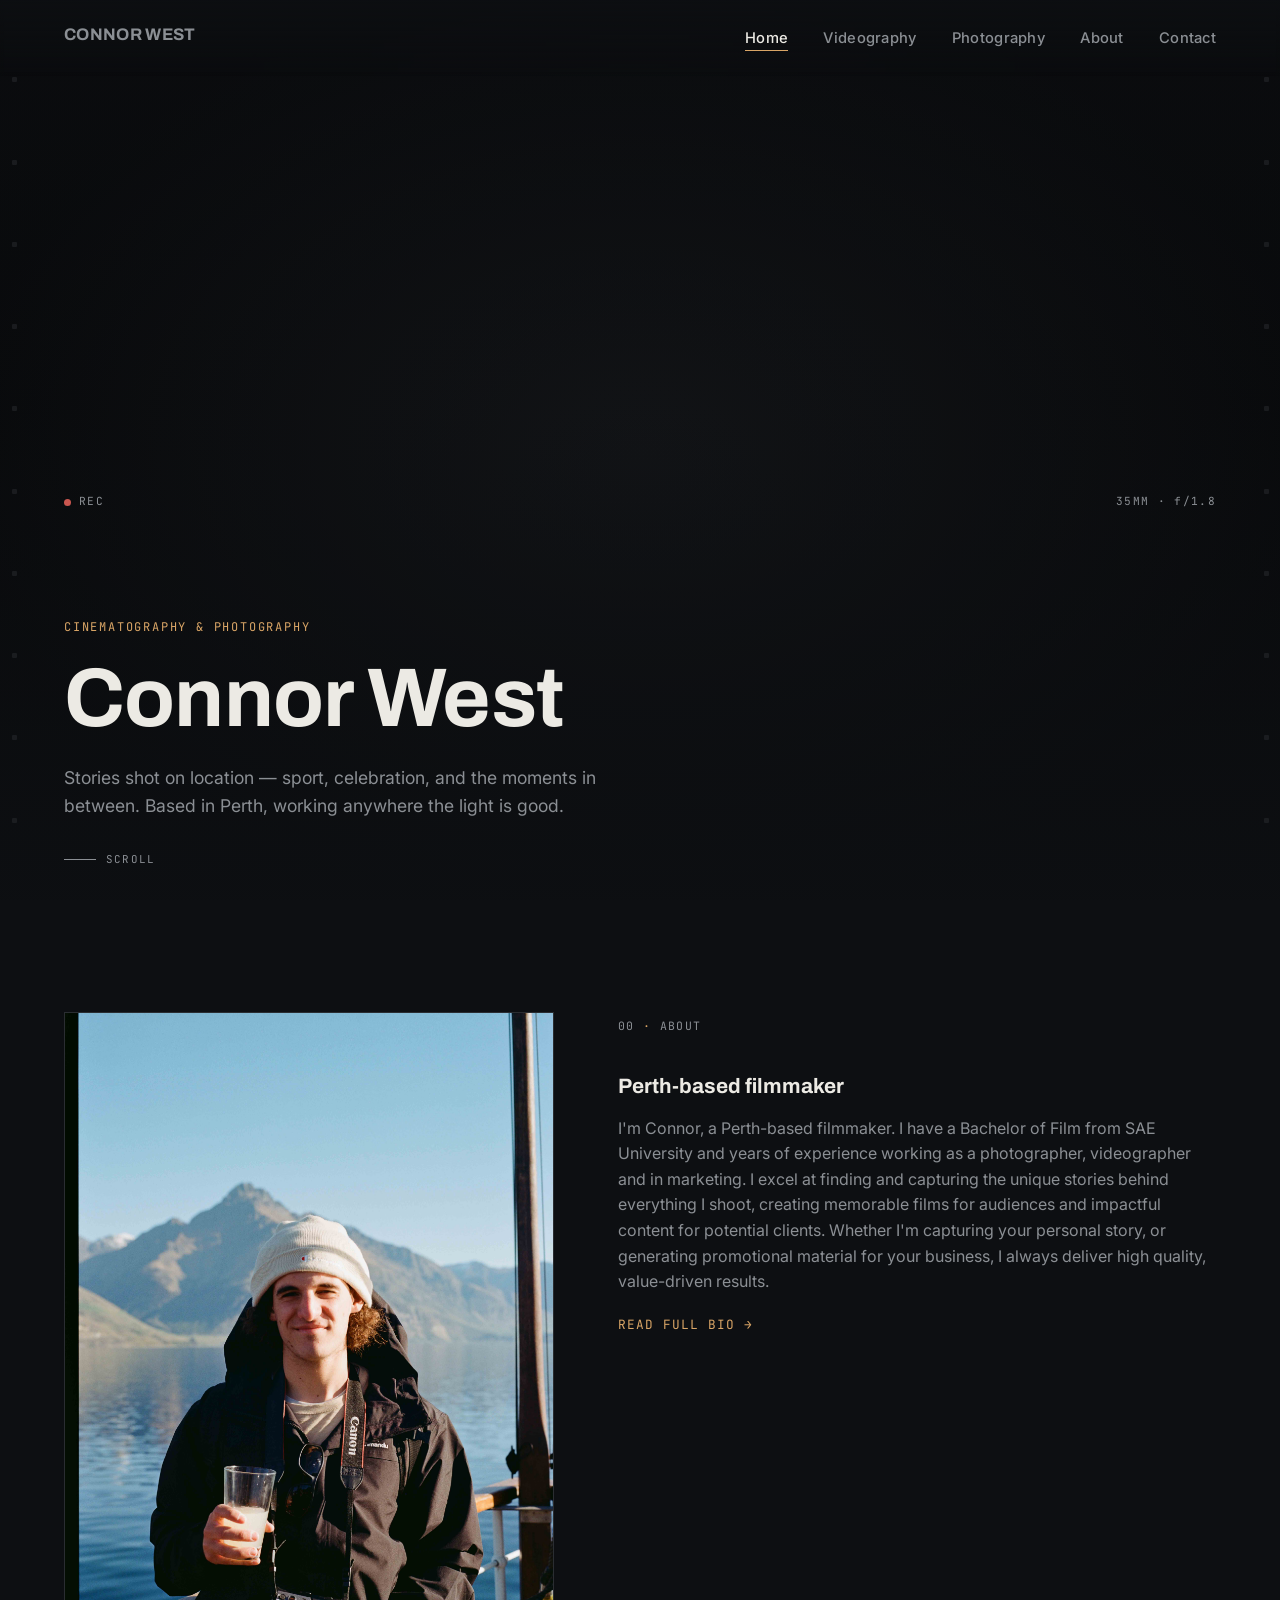
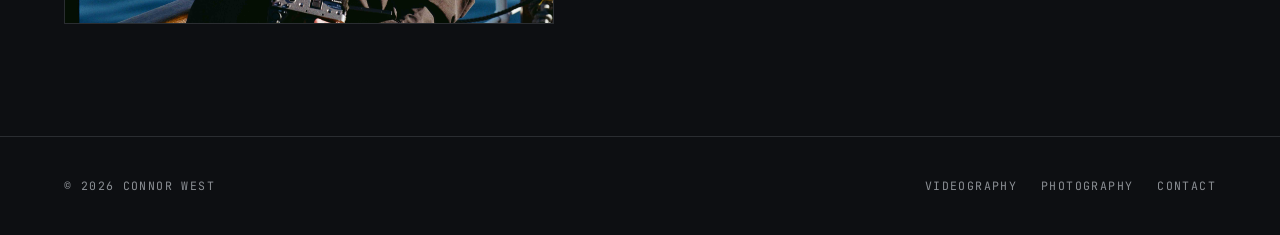
<file: index.html>
<!DOCTYPE html>
<html lang="en">
<head>
<meta charset="UTF-8">
<meta name="viewport" content="width=device-width, initial-scale=1.0">
<title>Connor West — Filmmaker &amp; Photographer</title>
<meta name="description" content="Portfolio of Connor West — cinematography and photography across sports, weddings, corporate, and live music.">
<link rel="preconnect" href="https://fonts.googleapis.com">
<link href="https://fonts.googleapis.com/css2?family=Anton&family=Archivo:wght@600;700;800&family=Inter:wght@400;500&family=JetBrains+Mono:wght@400;500&display=swap" rel="stylesheet">
<link rel="stylesheet" href="styles.css">
</head>
<body>

<div class="sprocket-rule left" aria-hidden="true">
  <span></span><span></span><span></span><span></span><span></span><span></span><span></span><span></span><span></span><span></span>
</div>
<div class="sprocket-rule right" aria-hidden="true">
  <span></span><span></span><span></span><span></span><span></span><span></span><span></span><span></span><span></span><span></span>
</div>

<nav class="site-nav">
  <a href="index.html" class="brand">CONNOR&nbsp;WEST</a>
  <button class="nav-toggle">MENU</button>
  <ul>
    <li><a href="index.html" class="active">Home</a></li>
    <li><a href="videography.html">Videography</a></li>
    <li><a href="photography.html">Photography</a></li>
    <li><a href="about.html">About</a></li>
    <li><a href="contact.html">Contact</a></li>
  </ul>
</nav>

<header class="hero">
  <!--
    TO ADD YOUR REEL: replace the div.hero-fallback below with:
    <video autoplay muted loop playsinline poster="images/hero-poster.jpg">
      <source src="videos/reel.mp4" type="video/mp4">
    </video>
  -->
  <div class="hero-fallback"></div>

  <div class="hero-hud">
    <span class="hud-corner"><span class="rec-dot"></span>REC</span>
    <span class="hud-corner">35MM · f/1.8</span>
  </div>

  <div class="hero-content">
    <span class="eyebrow">Cinematography &amp; Photography</span>
    <h1>Connor West</h1>
    <p>Stories shot on location — sport, celebration, and the moments in between. Based in Perth, working anywhere the light is good.</p>
  </div>

  <div class="scroll-cue"><span class="line"></span>SCROLL</div>
</header>

<section id="about-teaser">
  <div class="about-layout">
    <div class="about-photo">
      <img src="images/profile/profile.jpg" alt="Connor West">
    </div>
    <div class="about-copy">
      <span class="timecode">00 <span class="dot">·</span> About</span>
      <h3>Perth-based filmmaker</h3>
      <p>I'm Connor, a Perth-based filmmaker. I have a Bachelor of Film from SAE University and years of experience working as a photographer, videographer and in marketing. I excel at finding and capturing the unique stories behind everything I shoot, creating memorable films for audiences and impactful content for potential clients. Whether I'm capturing your personal story, or generating promotional material for your business, I always deliver high quality, value-driven results.</p>
      <p><a href="about.html" style="color: var(--color-accent); font-family: var(--font-mono); font-size: 0.8rem; letter-spacing: 0.08em;">READ FULL BIO →</a></p>
    </div>
  </div>
</section>

<footer>
  <span class="timecode">© 2026 Connor West</span>
  <span class="timecode">
    <a href="videography.html">Videography</a>
    <a href="photography.html">Photography</a>
    <a href="contact.html">Contact</a>
  </span>
</footer>

<script src="script.js"></script>
</body>
</html>
</file>
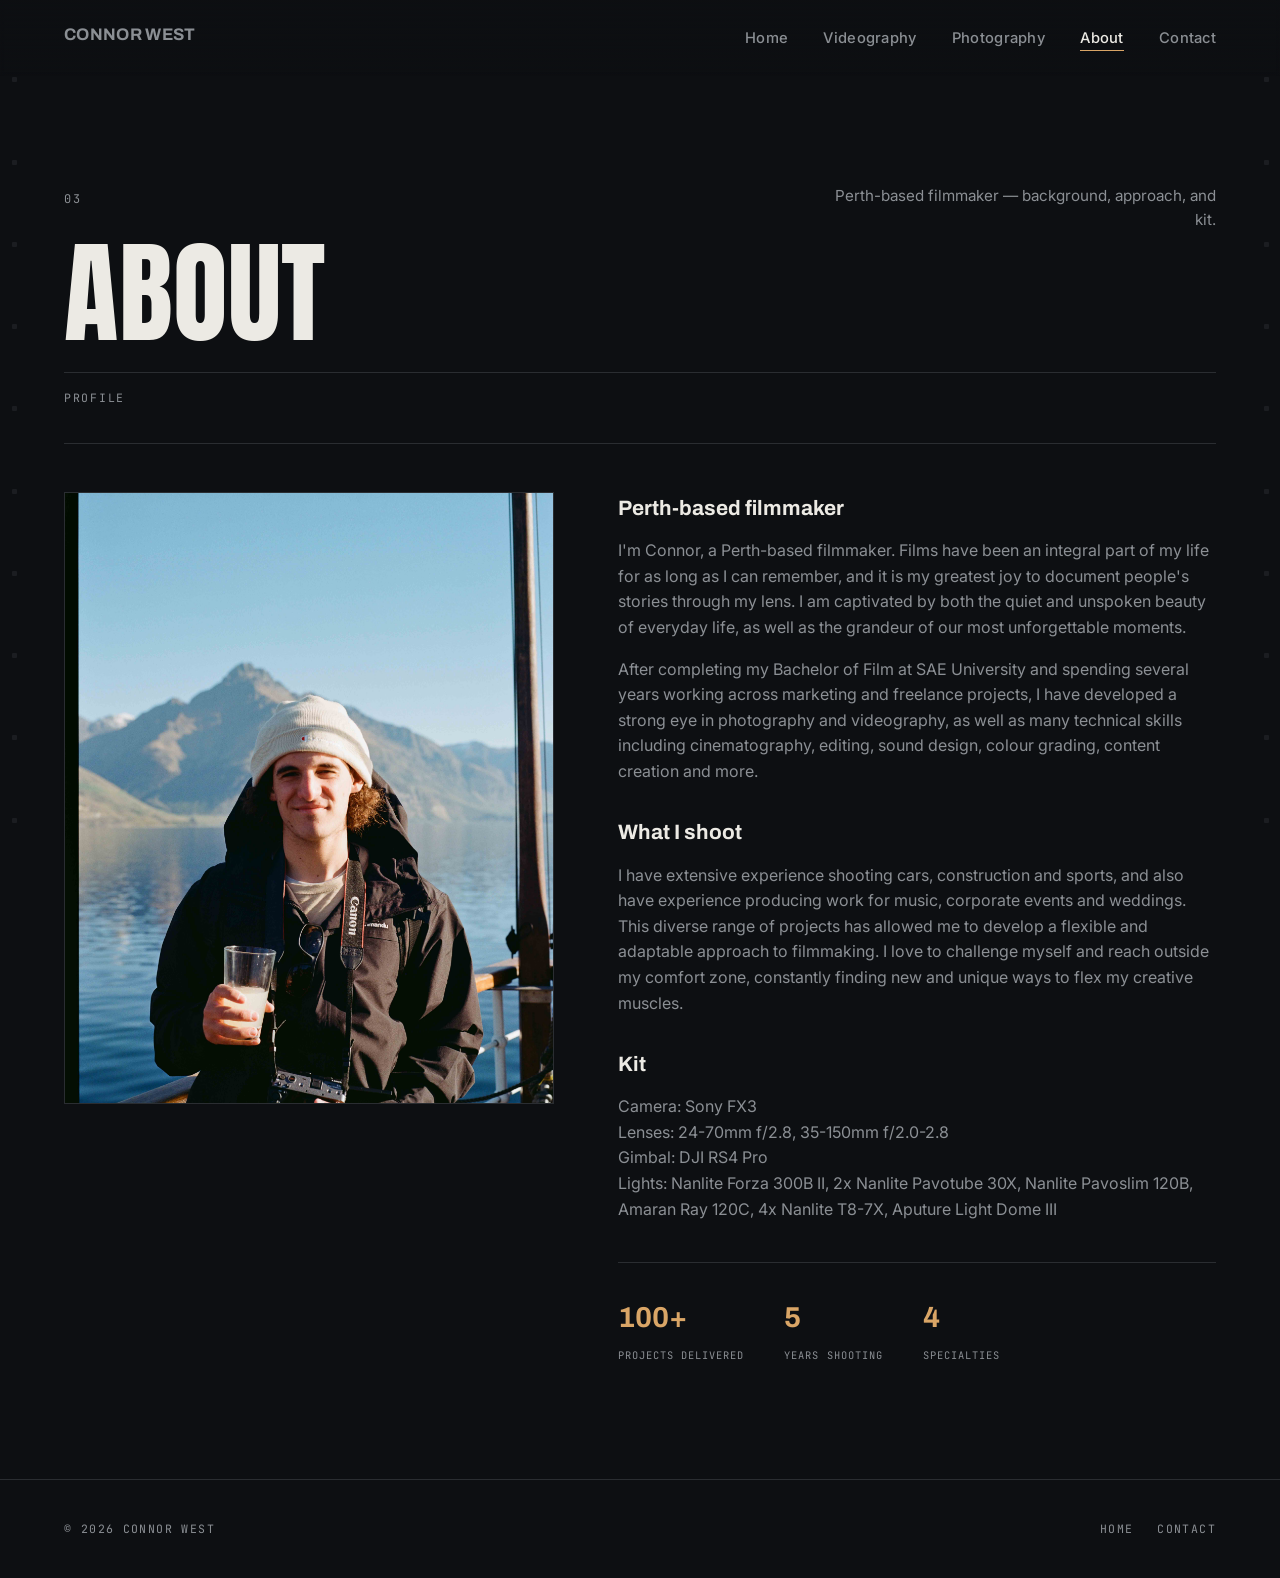
<file: about.html>
<!DOCTYPE html>
<html lang="en">
<head>
<meta charset="UTF-8">
<meta name="viewport" content="width=device-width, initial-scale=1.0">
<title>About — Connor West</title>
<link rel="preconnect" href="https://fonts.googleapis.com">
<link href="https://fonts.googleapis.com/css2?family=Anton&family=Archivo:wght@600;700;800&family=Inter:wght@400;500&family=JetBrains+Mono:wght@400;500&display=swap" rel="stylesheet">
<link rel="stylesheet" href="styles.css">
</head>
<body>

<div class="sprocket-rule left" aria-hidden="true">
  <span></span><span></span><span></span><span></span><span></span><span></span><span></span><span></span><span></span><span></span>
</div>
<div class="sprocket-rule right" aria-hidden="true">
  <span></span><span></span><span></span><span></span><span></span><span></span><span></span><span></span><span></span><span></span>
</div>

<nav class="site-nav">
  <a href="index.html" class="brand">CONNOR&nbsp;WEST</a>
  <button class="nav-toggle">MENU</button>
  <ul>
    <li><a href="index.html">Home</a></li>
    <li><a href="videography.html">Videography</a></li>
    <li><a href="photography.html">Photography</a></li>
    <li><a href="about.html" class="active">About</a></li>
    <li><a href="contact.html">Contact</a></li>
  </ul>
</nav>

<section style="padding-top: 9rem; padding-bottom: 0;">
  <div class="page-header">
    <div class="ph-top">
      <span class="ph-index">03</span>
      <p class="ph-desc">Perth-based filmmaker — background, approach, and kit.</p>
    </div>
    <h1>About</h1>
    <div class="ph-meta">Profile</div>
  </div>
</section>

<section style="padding-top: 0;">
  <div class="about-layout">
    <div class="about-photo">
      <img src="images/profile/profile.jpg" alt="Connor West">
    </div>

    <div class="about-copy">
      <h3>Perth-based filmmaker</h3>
      <p>I'm Connor, a Perth-based filmmaker. Films have been an integral part of my life for as long as I can remember, and it is my greatest joy to document people's stories through my lens. I am captivated by both the quiet and unspoken beauty of everyday life, as well as the grandeur of our most unforgettable moments.</p>
      <p>After completing my Bachelor of Film at SAE University and spending several years working across marketing and freelance projects, I have developed a strong eye in photography and videography, as well as many technical skills including cinematography, editing, sound design, colour grading, content creation and more.</p>

      <h3>What I shoot</h3>
      <p>I have extensive experience shooting cars, construction and sports, and also have experience producing work for music, corporate events and weddings. This diverse range of projects has allowed me to develop a flexible and adaptable approach to filmmaking. I love to challenge myself and reach outside my comfort zone, constantly finding new and unique ways to flex my creative muscles.</p>

      <h3>Kit</h3>
      <p>Camera: Sony FX3<br>
      Lenses: 24-70mm f/2.8, 35-150mm f/2.0-2.8<br>
      Gimbal: DJI RS4 Pro<br>
      Lights: Nanlite Forza 300B II, 2x Nanlite Pavotube 30X, Nanlite Pavoslim 120B, Amaran Ray 120C, 4x Nanlite T8-7X, Aputure Light Dome III</p>

      <div class="stat-row">
        <div class="stat"><b>100+</b><span>Projects delivered</span></div>
        <div class="stat"><b>5</b><span>Years shooting</span></div>
        <div class="stat"><b>4</b><span>Specialties</span></div>
      </div>
    </div>
  </div>
</section>

<footer>
  <span class="timecode">© 2026 Connor West</span>
  <span class="timecode">
    <a href="index.html">Home</a>
    <a href="contact.html">Contact</a>
  </span>
</footer>

<script src="script.js"></script>
</body>
</html>
</file>
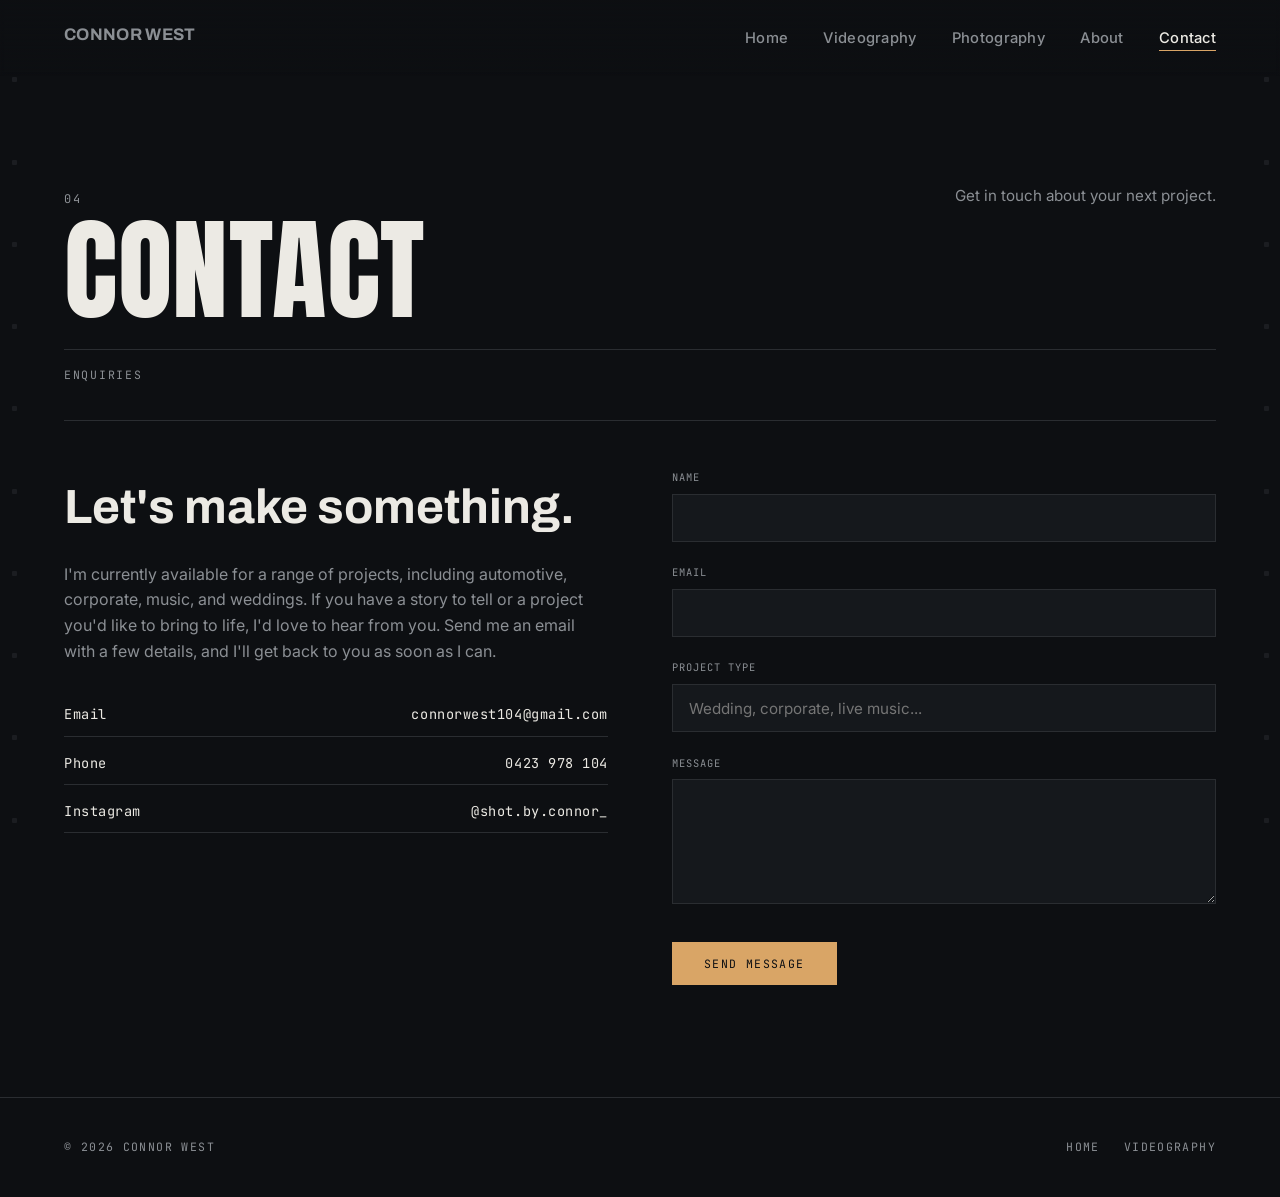
<file: contact.html>
<!DOCTYPE html>
<html lang="en">
<head>
<meta charset="UTF-8">
<meta name="viewport" content="width=device-width, initial-scale=1.0">
<title>Contact — Connor West</title>
<link rel="preconnect" href="https://fonts.googleapis.com">
<link href="https://fonts.googleapis.com/css2?family=Anton&family=Archivo:wght@600;700;800&family=Inter:wght@400;500&family=JetBrains+Mono:wght@400;500&display=swap" rel="stylesheet">
<link rel="stylesheet" href="styles.css">
</head>
<body>

<div class="sprocket-rule left" aria-hidden="true">
  <span></span><span></span><span></span><span></span><span></span><span></span><span></span><span></span><span></span><span></span>
</div>
<div class="sprocket-rule right" aria-hidden="true">
  <span></span><span></span><span></span><span></span><span></span><span></span><span></span><span></span><span></span><span></span>
</div>

<nav class="site-nav">
  <a href="index.html" class="brand">CONNOR&nbsp;WEST</a>
  <button class="nav-toggle">MENU</button>
  <ul>
    <li><a href="index.html">Home</a></li>
    <li><a href="videography.html">Videography</a></li>
    <li><a href="photography.html">Photography</a></li>
    <li><a href="about.html">About</a></li>
    <li><a href="contact.html" class="active">Contact</a></li>
  </ul>
</nav>

<section style="padding-top: 9rem; padding-bottom: 0;">
  <div class="page-header">
    <div class="ph-top">
      <span class="ph-index">04</span>
      <p class="ph-desc">Get in touch about your next project.</p>
    </div>
    <h1>Contact</h1>
    <div class="ph-meta">Enquiries</div>
  </div>
</section>

<section style="padding-top: 0;">
  <div class="contact-layout">
    <div>
      <h2>Let's make something.</h2>
      <p style="color: var(--color-text-dim); max-width: 34em;">I'm currently available for a range of projects, including automotive, corporate, music, and weddings. If you have a story to tell or a project you'd like to bring to life, I'd love to hear from you. Send me an email with a few details, and I'll get back to you as soon as I can.</p>

      <div class="contact-links">
        <a href="mailto:connorwest104@gmail.com">Email <span>connorwest104@gmail.com</span></a>
        <a href="tel:+61423978104">Phone <span>0423 978 104</span></a>
        <a href="https://instagram.com/shot.by.connor_" target="_blank" rel="noopener">Instagram <span>@shot.by.connor_</span></a>
      </div>
    </div>

    <div>
      <!--
        This form has no backend yet. Easiest fix once the site is live on
        Netlify: add data-netlify="true" to the <form> tag and a hidden
        input named "form-name" — Netlify will then handle submissions
        for free and email you the results. Ask Claude to wire this up
        once your site is deployed.
      -->
      <form class="contact-form">
        <div>
          <label for="name">Name</label>
          <input type="text" id="name" name="name" required>
        </div>
        <div>
          <label for="email">Email</label>
          <input type="email" id="email" name="email" required>
        </div>
        <div>
          <label for="project">Project type</label>
          <input type="text" id="project" name="project" placeholder="Wedding, corporate, live music...">
        </div>
        <div>
          <label for="message">Message</label>
          <textarea id="message" name="message" rows="5" required></textarea>
        </div>
        <button type="submit">Send message</button>
      </form>
    </div>
  </div>
</section>

<footer>
  <span class="timecode">© 2026 Connor West</span>
  <span class="timecode">
    <a href="index.html">Home</a>
    <a href="videography.html">Videography</a>
  </span>
</footer>

<script src="script.js"></script>
</body>
</html>
</file>
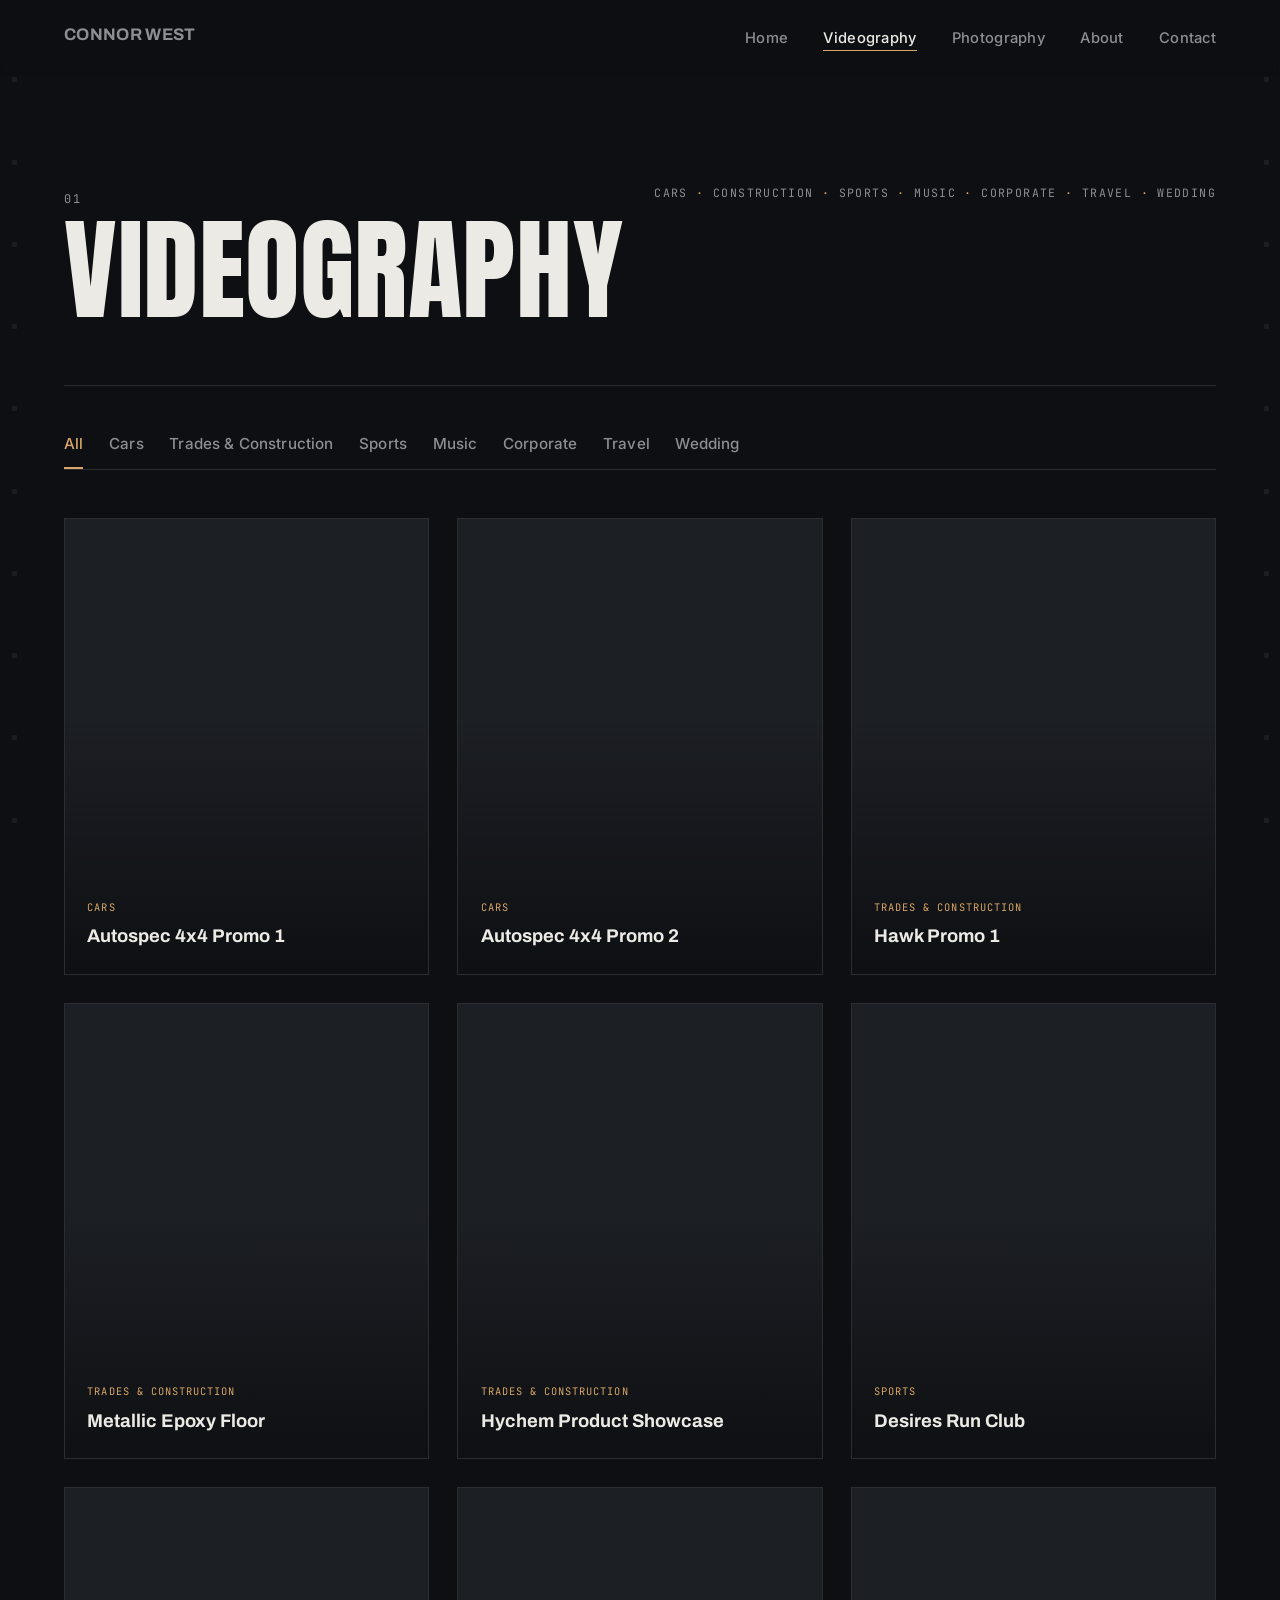
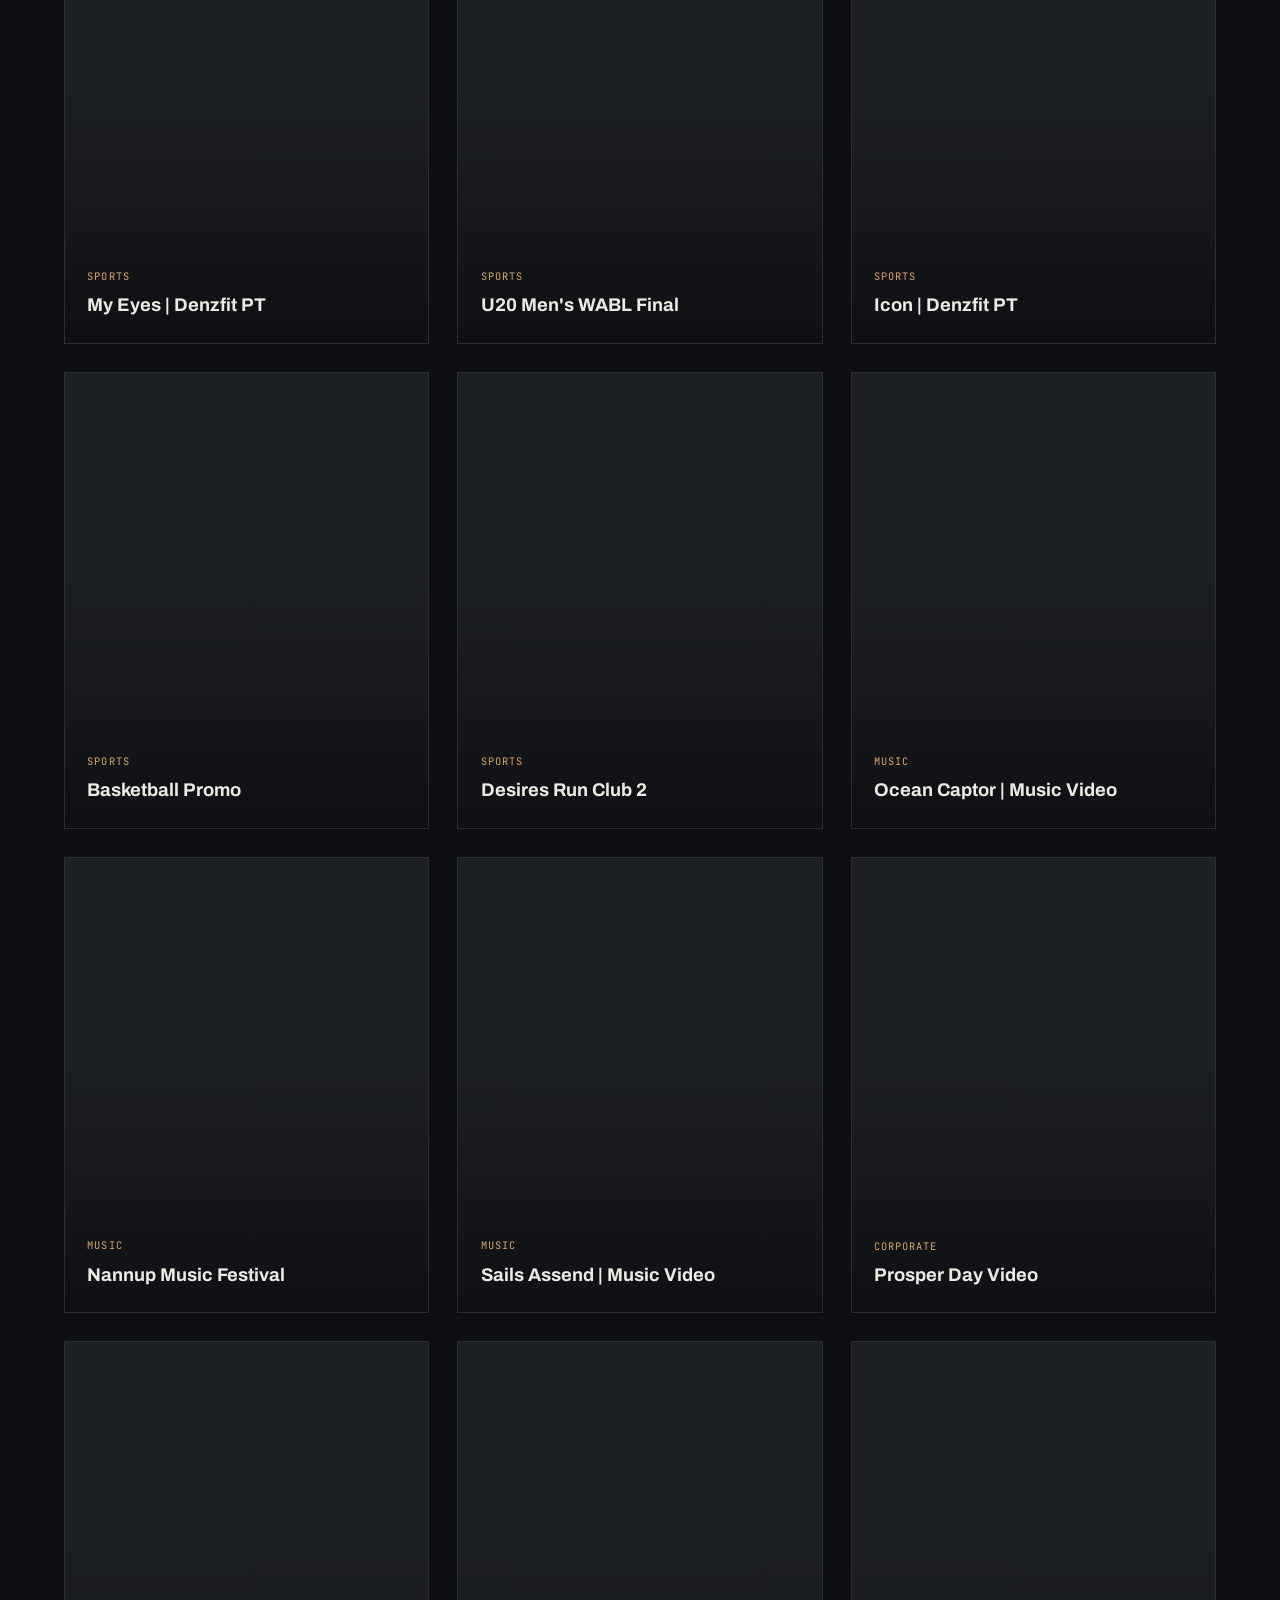
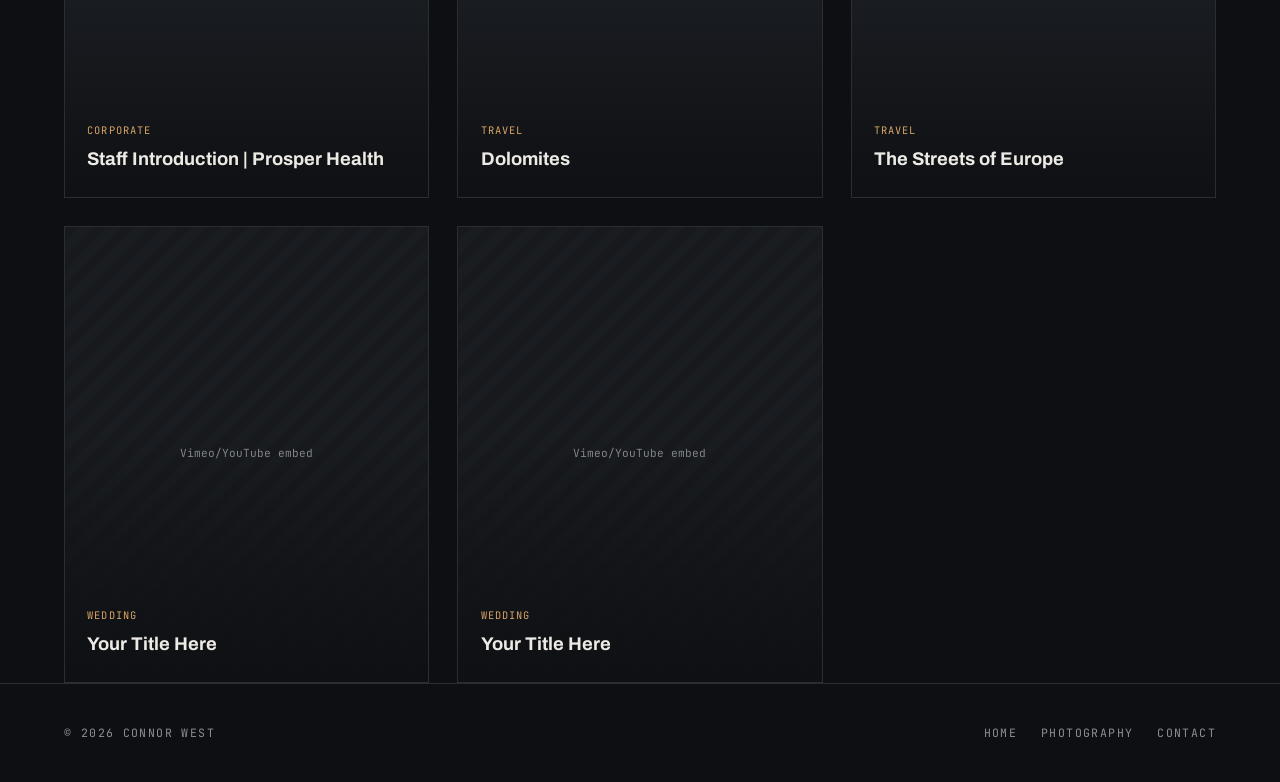
<file: videography.html>
<!DOCTYPE html>
<html lang="en">
<head>
<meta charset="UTF-8">
<meta name="viewport" content="width=device-width, initial-scale=1.0">
<title>Videography — Connor West</title>
<link rel="preconnect" href="https://fonts.googleapis.com">
<link href="https://fonts.googleapis.com/css2?family=Anton&family=Archivo:wght@600;700;800&family=Inter:wght@400;500&family=JetBrains+Mono:wght@400;500&display=swap" rel="stylesheet">
<link rel="stylesheet" href="styles.css">
</head>
<body>

<div class="sprocket-rule left" aria-hidden="true">
  <span></span><span></span><span></span><span></span><span></span><span></span><span></span><span></span><span></span><span></span>
</div>
<div class="sprocket-rule right" aria-hidden="true">
  <span></span><span></span><span></span><span></span><span></span><span></span><span></span><span></span><span></span><span></span>
</div>

<nav class="site-nav">
  <a href="index.html" class="brand">CONNOR&nbsp;WEST</a>
  <button class="nav-toggle">MENU</button>
  <ul>
    <li><a href="index.html">Home</a></li>
    <li><a href="videography.html" class="active">Videography</a></li>
    <li><a href="photography.html">Photography</a></li>
    <li><a href="about.html">About</a></li>
    <li><a href="contact.html">Contact</a></li>
  </ul>
</nav>

<section style="padding-top: 9rem; padding-bottom: 0;">
  <div class="page-header">
    <div class="ph-top">
      <span class="ph-index">01</span>
      <span class="timecode">CARS <span class="dot">·</span> CONSTRUCTION <span class="dot">·</span> SPORTS <span class="dot">·</span> MUSIC <span class="dot">·</span> CORPORATE <span class="dot">·</span> TRAVEL <span class="dot">·</span> WEDDING</span>
    </div>
    <h1>Videography</h1>
  </div>

  <div class="filter-tabs" style="margin-bottom: 3rem;">
    <button class="active" data-filter="all">All</button>
    <button data-filter="cars">Cars</button>
    <button data-filter="construction">Trades &amp; Construction</button>
    <button data-filter="sports">Sports</button>
    <button data-filter="music">Music</button>
    <button data-filter="corporate">Corporate</button>
    <button data-filter="travel">Travel</button>
    <button data-filter="wedding">Wedding</button>
  </div>

  <div class="grid">

    <!--
      TO EMBED A REAL VIDEO instead of the placeholder-fill div:
      replace the .placeholder-fill div with an iframe, e.g:
      <iframe src="https://www.youtube.com/embed/VIDEO_ID" style="width:100%;height:100%;border:0;" allowfullscreen></iframe>
    -->

    <!-- CARS -->
    <div class="card" data-category="cars">
      <iframe src="https://www.youtube.com/embed/gA6wkpUxL_Q" style="width:100%;height:100%;border:0;" allowfullscreen title="Autospec 4x4 Promo 1"></iframe>
      <div class="card-overlay">
        <span class="card-tag">Cars</span>
        <span class="card-title">Autospec 4x4 Promo 1</span>
      </div>
    </div>

    <div class="card" data-category="cars">
      <iframe src="https://www.youtube.com/embed/xL-YiGj_suI" style="width:100%;height:100%;border:0;" allowfullscreen title="Autospec 4x4 Promo 2"></iframe>
      <div class="card-overlay">
        <span class="card-tag">Cars</span>
        <span class="card-title">Autospec 4x4 Promo 2</span>
      </div>
    </div>

    <!-- TRADES & CONSTRUCTION -->
    <div class="card" data-category="construction">
      <iframe src="https://www.youtube.com/embed/HDOe3c3pK3c" style="width:100%;height:100%;border:0;" allowfullscreen title="Hawk Promo 1"></iframe>
      <div class="card-overlay">
        <span class="card-tag">Trades &amp; Construction</span>
        <span class="card-title">Hawk Promo 1</span>
      </div>
    </div>

    <div class="card" data-category="construction">
      <iframe src="https://www.youtube.com/embed/9fPIcv4Mlmw" style="width:100%;height:100%;border:0;" allowfullscreen title="Metallic Epoxy Floor"></iframe>
      <div class="card-overlay">
        <span class="card-tag">Trades &amp; Construction</span>
        <span class="card-title">Metallic Epoxy Floor</span>
      </div>
    </div>

    <div class="card" data-category="construction">
      <iframe src="https://www.youtube.com/embed/kz72fP5n6mE" style="width:100%;height:100%;border:0;" allowfullscreen title="Hychem Product Showcase"></iframe>
      <div class="card-overlay">
        <span class="card-tag">Trades &amp; Construction</span>
        <span class="card-title">Hychem Product Showcase</span>
      </div>
    </div>

    <!-- SPORTS -->
    <div class="card" data-category="sports">
      <iframe src="https://www.youtube.com/embed/2WJNzIQYPQo" style="width:100%;height:100%;border:0;" allowfullscreen title="Desires Run Club"></iframe>
      <div class="card-overlay">
        <span class="card-tag">Sports</span>
        <span class="card-title">Desires Run Club</span>
      </div>
    </div>

    <div class="card" data-category="sports">
      <iframe src="https://www.youtube.com/embed/1NFbIxgTtF8" style="width:100%;height:100%;border:0;" allowfullscreen title="My Eyes | Denzfit PT"></iframe>
      <div class="card-overlay">
        <span class="card-tag">Sports</span>
        <span class="card-title">My Eyes | Denzfit PT</span>
      </div>
    </div>

    <div class="card" data-category="sports">
      <iframe src="https://www.youtube.com/embed/ZoQCHG7v2Go" style="width:100%;height:100%;border:0;" allowfullscreen title="U20 Men's WABL Final"></iframe>
      <div class="card-overlay">
        <span class="card-tag">Sports</span>
        <span class="card-title">U20 Men's WABL Final</span>
      </div>
    </div>

    <div class="card" data-category="sports">
      <iframe src="https://www.youtube.com/embed/7vqiCR6Nj98" style="width:100%;height:100%;border:0;" allowfullscreen title="Icon | Denzfit PT"></iframe>
      <div class="card-overlay">
        <span class="card-tag">Sports</span>
        <span class="card-title">Icon | Denzfit PT</span>
      </div>
    </div>

    <div class="card" data-category="sports">
      <iframe src="https://www.youtube.com/embed/1X2ip_vOzaY" style="width:100%;height:100%;border:0;" allowfullscreen title="Basketball Promo"></iframe>
      <div class="card-overlay">
        <span class="card-tag">Sports</span>
        <span class="card-title">Basketball Promo</span>
      </div>
    </div>

    <div class="card" data-category="sports">
      <iframe src="https://www.youtube.com/embed/8jo2gVxRjQA" style="width:100%;height:100%;border:0;" allowfullscreen title="Desires Run Club 2"></iframe>
      <div class="card-overlay">
        <span class="card-tag">Sports</span>
        <span class="card-title">Desires Run Club 2</span>
      </div>
    </div>

    <!-- MUSIC -->
    <div class="card" data-category="music">
      <iframe src="https://www.youtube.com/embed/D0gqYmd92tA" style="width:100%;height:100%;border:0;" allowfullscreen title="Ocean Captor | Music Video"></iframe>
      <div class="card-overlay">
        <span class="card-tag">Music</span>
        <span class="card-title">Ocean Captor | Music Video</span>
      </div>
    </div>

    <div class="card" data-category="music">
      <iframe src="https://www.youtube.com/embed/yVullbmmZrY" style="width:100%;height:100%;border:0;" allowfullscreen title="Nannup Music Festival"></iframe>
      <div class="card-overlay">
        <span class="card-tag">Music</span>
        <span class="card-title">Nannup Music Festival</span>
      </div>
    </div>

    <div class="card" data-category="music">
      <iframe src="https://www.youtube.com/embed/2eihBh_nMVA" style="width:100%;height:100%;border:0;" allowfullscreen title="Sails Assend | Music Video"></iframe>
      <div class="card-overlay">
        <span class="card-tag">Music</span>
        <span class="card-title">Sails Assend | Music Video</span>
      </div>
    </div>

    <!-- CORPORATE -->
    <div class="card" data-category="corporate">
      <iframe src="https://www.youtube.com/embed/J7x7kxdvMvQ" style="width:100%;height:100%;border:0;" allowfullscreen title="Prosper Day Video"></iframe>
      <div class="card-overlay">
        <span class="card-tag">Corporate</span>
        <span class="card-title">Prosper Day Video</span>
      </div>
    </div>

    <div class="card" data-category="corporate">
      <iframe src="https://www.youtube.com/embed/0mhUYvsLyYY" style="width:100%;height:100%;border:0;" allowfullscreen title="Staff Introduction | Prosper Health"></iframe>
      <div class="card-overlay">
        <span class="card-tag">Corporate</span>
        <span class="card-title">Staff Introduction | Prosper Health</span>
      </div>
    </div>

    <!-- TRAVEL -->
    <div class="card" data-category="travel">
      <iframe src="https://www.youtube.com/embed/o8ExOISdj-Q" style="width:100%;height:100%;border:0;" allowfullscreen title="Dolomites"></iframe>
      <div class="card-overlay">
        <span class="card-tag">Travel</span>
        <span class="card-title">Dolomites</span>
      </div>
    </div>

    <div class="card" data-category="travel">
      <iframe src="https://www.youtube.com/embed/lsKyzulWios" style="width:100%;height:100%;border:0;" allowfullscreen title="The Streets of Europe"></iframe>
      <div class="card-overlay">
        <span class="card-tag">Travel</span>
        <span class="card-title">The Streets of Europe</span>
      </div>
    </div>

    <!-- WEDDING (placeholders) -->
    <div class="card" data-category="wedding">
      <div class="placeholder-fill">Vimeo/YouTube embed</div>
      <div class="card-overlay">
        <span class="card-tag">Wedding</span>
        <span class="card-title">Your Title Here</span>
      </div>
    </div>

    <div class="card" data-category="wedding">
      <div class="placeholder-fill">Vimeo/YouTube embed</div>
      <div class="card-overlay">
        <span class="card-tag">Wedding</span>
        <span class="card-title">Your Title Here</span>
      </div>
    </div>

  </div>
</section>

<footer>
  <span class="timecode">© 2026 Connor West</span>
  <span class="timecode">
    <a href="index.html">Home</a>
    <a href="photography.html">Photography</a>
    <a href="contact.html">Contact</a>
  </span>
</footer>

<script src="script.js"></script>
</body>
</html>
</file>
<file: styles.css>
/* ============================================
   TOKENS
   ============================================ */
:root {
  --color-bg: #0d0f12;
  --color-bg-alt: #15181c;
  --color-bg-raised: #1c1f24;
  --color-text: #eceae4;
  --color-text-dim: #8b8f94;
  --color-accent: #d9a566;
  --color-line: #2a2d31;

  --font-display: "Archivo", sans-serif;
  --font-headline: "Anton", sans-serif;
  --font-body: "Inter", sans-serif;
  --font-mono: "JetBrains Mono", monospace;

  --gutter: clamp(1.5rem, 5vw, 4rem);
  --max-width: 1400px;
}

* { margin: 0; padding: 0; box-sizing: border-box; }

html { scroll-behavior: smooth; }

body {
  background: var(--color-bg);
  color: var(--color-text);
  font-family: var(--font-body);
  font-size: 16px;
  line-height: 1.6;
  overflow-x: hidden;
}

a { color: inherit; text-decoration: none; }
img, video { display: block; max-width: 100%; }

/* ============================================
   UTILITY / TIMECODE LABELS
   ============================================ */
.timecode {
  font-family: var(--font-mono);
  font-size: 0.72rem;
  letter-spacing: 0.12em;
  text-transform: uppercase;
  color: var(--color-text-dim);
}

.timecode .dot,
.dot {
  color: var(--color-accent);
}

/* ============================================
   SPROCKET RULE (signature motif) — a column of
   small ticks down the page edge, like a film strip
   ============================================ */
.sprocket-rule {
  position: fixed;
  top: 0;
  bottom: 0;
  width: 28px;
  z-index: 5;
  pointer-events: none;
  display: flex;
  flex-direction: column;
  justify-content: space-evenly;
  align-items: center;
  opacity: 0.5;
}
.sprocket-rule.left { left: 0; }
.sprocket-rule.right { right: 0; }
.sprocket-rule span {
  width: 5px;
  height: 5px;
  background: var(--color-line);
  border-radius: 1px;
}

@media (max-width: 900px) {
  .sprocket-rule { display: none; }
}

/* ============================================
   NAV
   ============================================ */
.site-nav {
  position: fixed;
  top: 0;
  left: 0;
  right: 0;
  z-index: 100;
  display: flex;
  align-items: center;
  justify-content: space-between;
  padding: 1.4rem var(--gutter);
  background: linear-gradient(to bottom, rgba(13,15,18,0.85), transparent);
  backdrop-filter: blur(2px);
}

.site-nav .brand {
  font-family: var(--font-display);
  font-weight: 700;
  font-size: 1.05rem;
  letter-spacing: 0.02em;
}

.site-nav ul {
  list-style: none;
  display: flex;
  gap: 2.2rem;
}

.site-nav a {
  font-family: var(--font-body);
  font-weight: 500;
  font-size: 0.92rem;
  letter-spacing: 0.02em;
  color: var(--color-text-dim);
  position: relative;
  padding-bottom: 4px;
  transition: color 0.3s ease;
}

.site-nav a::after {
  content: "";
  position: absolute;
  left: 0;
  bottom: 0;
  width: 100%;
  height: 1px;
  background: var(--color-accent);
  transform: scaleX(0);
  transform-origin: left;
  transition: transform 0.35s ease;
}

.site-nav a:hover,
.site-nav a.active {
  color: var(--color-text);
}

.site-nav a:hover::after,
.site-nav a.active::after {
  transform: scaleX(1);
}

.nav-toggle {
  display: none;
  background: none;
  border: none;
  color: var(--color-text);
  font-family: var(--font-mono);
  font-size: 0.8rem;
  cursor: pointer;
}

@media (max-width: 720px) {
  .nav-toggle { display: block; }
  .site-nav ul {
    position: fixed;
    top: 0; right: 0;
    height: 100vh;
    width: min(70vw, 280px);
    background: var(--color-bg-alt);
    flex-direction: column;
    justify-content: center;
    gap: 2rem;
    padding: 2rem;
    transform: translateX(100%);
    transition: transform 0.35s ease;
    border-left: 1px solid var(--color-line);
  }
  .site-nav ul.open { transform: translateX(0); }
}

/* ============================================
   HERO (video banner)
   ============================================ */
.hero {
  position: relative;
  height: 100vh;
  min-height: 560px;
  display: flex;
  align-items: flex-end;
  overflow: hidden;
  background: #000;
}

.hero video,
.hero .hero-fallback {
  position: absolute;
  inset: 0;
  width: 100%;
  height: 100%;
  object-fit: cover;
  opacity: 0.55;
}

.hero .hero-fallback {
  background: radial-gradient(ellipse at center, #23262b 0%, #0d0f12 75%);
}

.hero::after {
  content: "";
  position: absolute;
  inset: 0;
  background: linear-gradient(to top, rgba(13,15,18,0.95) 0%, rgba(13,15,18,0.25) 55%, rgba(13,15,18,0.55) 100%);
}

.hero-hud {
  position: absolute;
  inset: 0;
  z-index: 2;
  padding: 6.5rem var(--gutter) 0;
  display: flex;
  justify-content: space-between;
  pointer-events: none;
}

.hero-hud .hud-corner {
  font-family: var(--font-mono);
  font-size: 0.7rem;
  letter-spacing: 0.12em;
  color: var(--color-text-dim);
  display: flex;
  align-items: center;
  gap: 0.5rem;
}

.hero-hud .rec-dot {
  width: 7px;
  height: 7px;
  border-radius: 50%;
  background: #c9564f;
  animation: pulse 2s infinite ease-in-out;
}

@keyframes pulse {
  0%, 100% { opacity: 1; }
  50% { opacity: 0.25; }
}

.hero-content {
  position: relative;
  z-index: 2;
  padding: 0 var(--gutter) 5rem;
  max-width: 900px;
}

.hero-content .eyebrow {
  font-family: var(--font-mono);
  font-size: 0.75rem;
  letter-spacing: 0.15em;
  text-transform: uppercase;
  color: var(--color-accent);
  margin-bottom: 1.2rem;
  display: block;
}

.hero-content h1 {
  font-family: var(--font-display);
  font-weight: 700;
  font-size: clamp(2.6rem, 7vw, 5.2rem);
  line-height: 1.02;
  letter-spacing: -0.01em;
}

.hero-content p {
  margin-top: 1.4rem;
  color: var(--color-text-dim);
  font-size: 1.1rem;
  max-width: 32em;
}

.scroll-cue {
  position: absolute;
  bottom: 2rem;
  left: var(--gutter);
  z-index: 2;
  font-family: var(--font-mono);
  font-size: 0.68rem;
  letter-spacing: 0.12em;
  color: var(--color-text-dim);
  display: flex;
  align-items: center;
  gap: 0.6rem;
}

.scroll-cue .line {
  width: 32px;
  height: 1px;
  background: var(--color-text-dim);
  position: relative;
  overflow: hidden;
}
.scroll-cue .line::after {
  content: "";
  position: absolute;
  left: -100%;
  top: 0;
  width: 100%;
  height: 100%;
  background: var(--color-accent);
  animation: slide 2.2s infinite ease-in-out;
}
@keyframes slide {
  0% { left: -100%; }
  50% { left: 0; }
  100% { left: 100%; }
}

/* ============================================
   SECTIONS
   ============================================ */
section {
  padding: 7rem var(--gutter);
  max-width: var(--max-width);
  margin: 0 auto;
}

.section-head {
  display: flex;
  justify-content: space-between;
  align-items: flex-end;
  margin-bottom: 3.5rem;
  gap: 2rem;
  flex-wrap: wrap;
  border-bottom: 1px solid var(--color-line);
  padding-bottom: 1.5rem;
}

.section-head h2 {
  font-family: var(--font-headline);
  font-weight: 400;
  text-transform: uppercase;
  letter-spacing: 0.005em;
  font-size: clamp(1.6rem, 3.2vw, 2.3rem);
}

.section-head .timecode { white-space: nowrap; }

@media (max-width: 600px) {
  .section-head .timecode {
    display: none;
  }
}

/* ============================================
   PAGE HEADER (editorial style)
   Big condensed headline + index number + short
   description + bottom meta label.
   ============================================ */
.page-header {
  padding: 2.5rem 0 2.25rem;
  margin-bottom: 3rem;
  border-bottom: 1px solid var(--color-line);
}

.page-header .ph-top {
  display: flex;
  justify-content: space-between;
  align-items: flex-start;
  gap: 2rem;
  margin-bottom: 0.5rem;
}

.page-header .ph-index {
  font-family: var(--font-mono);
  font-size: 0.75rem;
  letter-spacing: 0.15em;
  color: var(--color-text-dim);
  padding-top: 0.4rem;
}

.page-header .ph-desc {
  font-family: var(--font-body);
  font-size: 0.95rem;
  line-height: 1.6;
  color: var(--color-text-dim);
  text-align: right;
  max-width: 26em;
}

.page-header h1 {
  font-family: var(--font-headline);
  font-weight: 400;
  text-transform: uppercase;
  letter-spacing: 0.005em;
  line-height: 0.92;
  font-size: clamp(3.2rem, 9vw, 7rem);
  margin: 0.25rem 0 1.75rem;
}

.page-header .ph-meta {
  font-family: var(--font-mono);
  font-size: 0.72rem;
  letter-spacing: 0.15em;
  text-transform: uppercase;
  color: var(--color-text-dim);
  border-top: 1px solid var(--color-line);
  padding-top: 1rem;
}

@media (max-width: 700px) {
  .page-header .ph-top {
    flex-direction: column;
    gap: 1rem;
  }
  .page-header .ph-desc {
    text-align: left;
    max-width: none;
  }
}

/* ============================================
   FEATURED / GALLERY GRID
   ============================================ */
.grid {
  display: grid;
  grid-template-columns: repeat(3, 1fr);
  gap: 1.75rem;
}

@media (max-width: 900px) {
  .grid { grid-template-columns: repeat(2, 1fr); }
}
@media (max-width: 600px) {
  .grid { grid-template-columns: 1fr; }
}

.card {
  position: relative;
  aspect-ratio: 4/5;
  overflow: hidden;
  background: var(--color-bg-raised);
  border: 1px solid var(--color-line);
  cursor: pointer;
}

.card img, .card video {
  width: 100%;
  height: 100%;
  object-fit: cover;
  transition: transform 0.6s ease;
}

.card:hover img,
.card:hover video {
  transform: scale(1.05);
}

/* ============================================
   MASONRY GRID VARIANT (photography page)
   Preserves each photo's natural aspect ratio —
   no cropping, tiles vary in height.
   ============================================ */
.grid-masonry {
  display: block;
  column-count: 3;
  column-gap: 1.75rem;
}

@media (max-width: 900px) {
  .grid-masonry { column-count: 2; }
}
@media (max-width: 600px) {
  .grid-masonry { column-count: 1; }
}

.grid-masonry .card {
  aspect-ratio: unset;
  height: auto;
  display: block;
  break-inside: avoid;
  margin-bottom: 1.75rem;
}

.grid-masonry .card img {
  width: 100%;
  height: auto;
  object-fit: unset;
  display: block;
}

.card .card-overlay {
  position: absolute;
  inset: 0;
  display: flex;
  flex-direction: column;
  justify-content: flex-end;
  padding: 1.4rem;
  background: linear-gradient(to top, rgba(13,15,18,0.92) 0%, transparent 55%);
  pointer-events: none;
}

.card .card-tag {
  font-family: var(--font-mono);
  font-size: 0.65rem;
  letter-spacing: 0.1em;
  text-transform: uppercase;
  color: var(--color-accent);
  margin-bottom: 0.4rem;
}

.card .card-title {
  font-family: var(--font-display);
  font-weight: 700;
  font-size: 1.15rem;
}

.card .placeholder-fill {
  width: 100%;
  height: 100%;
  display: flex;
  align-items: center;
  justify-content: center;
  font-family: var(--font-mono);
  font-size: 0.7rem;
  color: var(--color-text-dim);
  text-align: center;
  padding: 1rem;
  background:
    repeating-linear-gradient(135deg, #17191d, #17191d 10px, #191c20 10px, #191c20 20px);
}

/* ============================================
   FILTER TABS (videography page)
   ============================================ */
.filter-tabs {
  display: flex;
  align-items: center;
  gap: 1.6rem;
  flex-wrap: wrap;
  border-bottom: 1px solid var(--color-line);
  padding-bottom: 0;
}

.filter-tabs button {
  font-family: var(--font-body);
  font-weight: 500;
  font-size: 0.95rem;
  letter-spacing: 0.01em;
  color: var(--color-text-dim);
  background: transparent;
  border: none;
  border-bottom: 2px solid transparent;
  padding: 0 0 0.9rem;
  cursor: pointer;
  transition: color 0.25s ease, border-color 0.25s ease;
}

.filter-tabs button:hover {
  color: var(--color-text);
}

.filter-tabs button.active {
  color: var(--color-accent);
  border-bottom-color: var(--color-accent);
}

.card.is-hidden { display: none; }

/* ============================================
   ABOUT PAGE
   ============================================ */
.about-layout {
  display: grid;
  grid-template-columns: 0.9fr 1.1fr;
  gap: 4rem;
  align-items: start;
}

@media (max-width: 800px) {
  .about-layout { grid-template-columns: 1fr; }
}

.about-photo {
  aspect-ratio: 4/5;
  background: var(--color-bg-raised);
  border: 1px solid var(--color-line);
  overflow: hidden;
}

.about-photo img { width: 100%; height: 100%; object-fit: cover; }

.about-copy h3 {
  font-family: var(--font-display);
  font-size: 1.3rem;
  margin: 2rem 0 0.8rem;
}
.about-copy h3:first-child { margin-top: 0; }

.about-copy p { color: var(--color-text-dim); margin-bottom: 1rem; }

.stat-row {
  display: flex;
  gap: 2.5rem;
  margin-top: 2.5rem;
  padding-top: 2rem;
  border-top: 1px solid var(--color-line);
  flex-wrap: wrap;
}

.stat-row .stat b {
  font-family: var(--font-display);
  font-size: 1.8rem;
  display: block;
  color: var(--color-accent);
}

.stat-row .stat span {
  font-family: var(--font-mono);
  font-size: 0.65rem;
  letter-spacing: 0.1em;
  text-transform: uppercase;
  color: var(--color-text-dim);
}

/* ============================================
   CONTACT PAGE
   ============================================ */
.contact-layout {
  display: grid;
  grid-template-columns: 1fr 1fr;
  gap: 4rem;
}

@media (max-width: 800px) {
  .contact-layout { grid-template-columns: 1fr; }
}

.contact-layout h2 {
  font-family: var(--font-display);
  font-weight: 700;
  font-size: clamp(2rem, 5vw, 3rem);
  margin-bottom: 1rem;
}

.contact-links {
  margin-top: 2.5rem;
  display: flex;
  flex-direction: column;
  gap: 1rem;
}

.contact-links a {
  font-family: var(--font-mono);
  font-size: 0.85rem;
  letter-spacing: 0.04em;
  padding-bottom: 0.6rem;
  border-bottom: 1px solid var(--color-line);
  display: flex;
  justify-content: space-between;
  transition: color 0.2s ease;
}
.contact-links a:hover { color: var(--color-accent); }

form.contact-form { display: flex; flex-direction: column; gap: 1.4rem; }

.contact-form label {
  font-family: var(--font-mono);
  font-size: 0.65rem;
  letter-spacing: 0.1em;
  text-transform: uppercase;
  color: var(--color-text-dim);
  display: block;
  margin-bottom: 0.5rem;
}

.contact-form input,
.contact-form textarea {
  width: 100%;
  background: var(--color-bg-alt);
  border: 1px solid var(--color-line);
  color: var(--color-text);
  padding: 0.85rem 1rem;
  font-family: var(--font-body);
  font-size: 0.95rem;
}

.contact-form input:focus,
.contact-form textarea:focus {
  outline: none;
  border-color: var(--color-accent);
}

.contact-form button {
  align-self: flex-start;
  margin-top: 0.5rem;
  background: var(--color-accent);
  color: var(--color-bg);
  border: none;
  padding: 0.9rem 2rem;
  font-family: var(--font-mono);
  font-size: 0.72rem;
  letter-spacing: 0.12em;
  text-transform: uppercase;
  cursor: pointer;
  transition: opacity 0.2s ease;
}
.contact-form button:hover { opacity: 0.85; }

/* ============================================
   FOOTER
   ============================================ */
footer {
  padding: 2.5rem var(--gutter);
  border-top: 1px solid var(--color-line);
  display: flex;
  justify-content: space-between;
  align-items: center;
  flex-wrap: wrap;
  gap: 1rem;
  max-width: var(--max-width);
  margin: 0 auto;
}

footer .timecode { display: flex; gap: 1.5rem; flex-wrap: wrap; }

/* ============================================
   REDUCED MOTION
   ============================================ */
@media (prefers-reduced-motion: reduce) {
  * { animation-duration: 0.001ms !important; animation-iteration-count: 1 !important; transition-duration: 0.001ms !important; scroll-behavior: auto !important; }
}

/* Focus visibility */
a:focus-visible, button:focus-visible, input:focus-visible, textarea:focus-visible {
  outline: 2px solid var(--color-accent);
  outline-offset: 2px;
}
</file>
